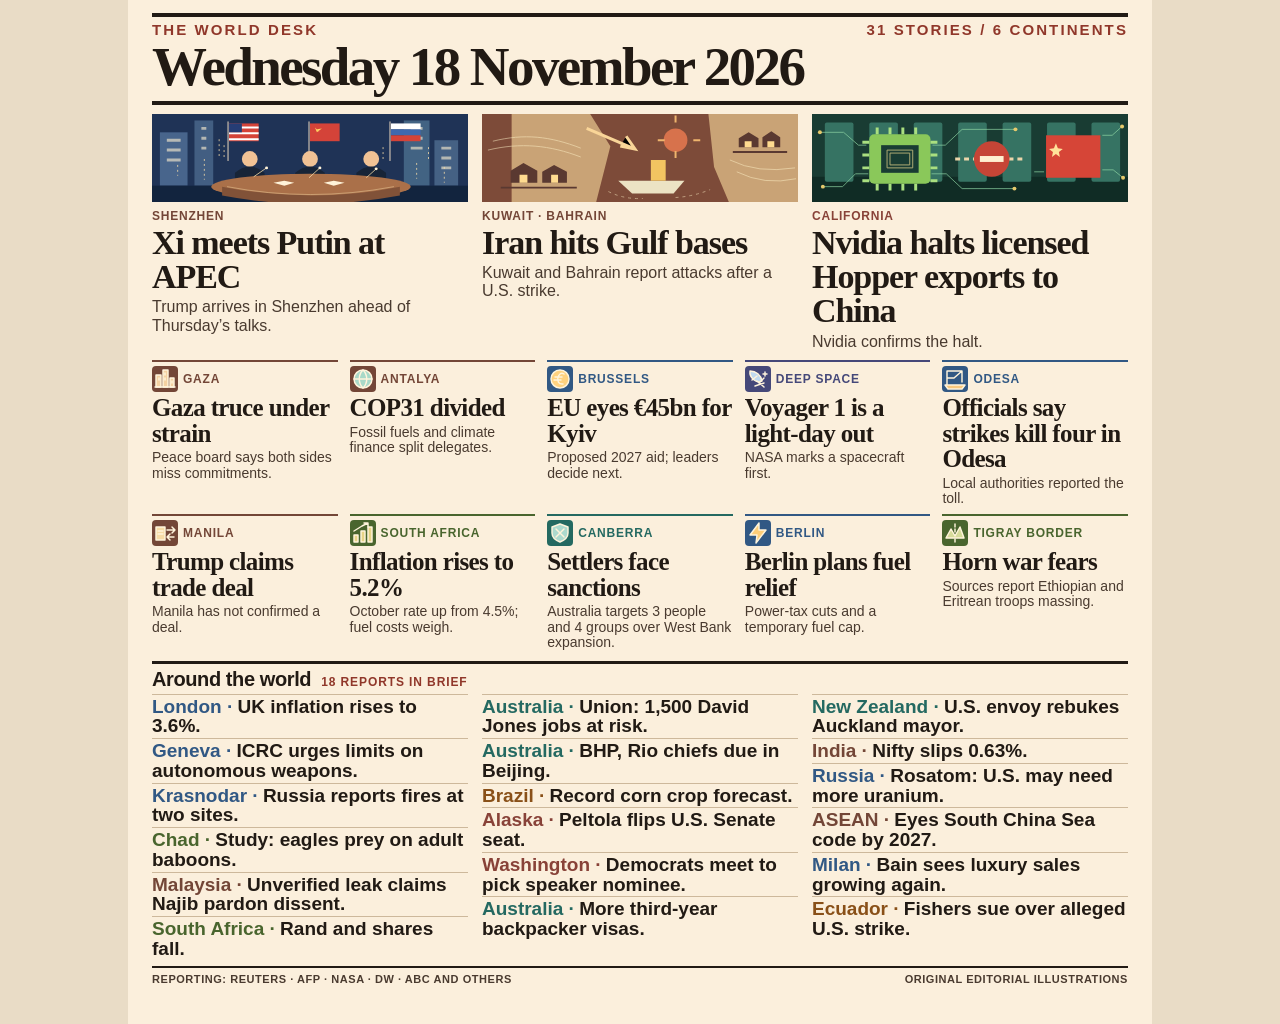
<file: index.html>
<!doctype html>
<html lang="en">
<head>
  <meta charset="utf-8">
  <meta name="viewport" content="width=device-width, initial-scale=1">
  <title>The World Desk | 18 November 2026</title>
  <link rel="stylesheet" href="edition.css">
  <script defer src="stories.js"></script>
  <script defer src="illustrations.js"></script>
  <script defer src="icons.js"></script>
  <script defer src="desk.js"></script>
</head>
<body>
  <header>
    <div class="strap"><span>THE WORLD DESK</span><span class="edition-count"></span></div>
    <h1>Wednesday <time datetime="2026-11-18">18 November 2026</time></h1>
  </header>
  <main>
    <section class="lead" aria-label="Lead stories"></section>
    <section class="mid" aria-label="Regional stories"></section>
    <section class="bottom" aria-labelledby="brief-heading">
      <h2 id="brief-heading">Around the world <span>18 reports in brief</span></h2>
      <ul class="briefs"></ul>
    </section>
  </main>
  <footer><a href="SOURCES.md">Reporting: Reuters · AFP · NASA · DW · ABC and others</a><span>Original editorial illustrations</span></footer>
</body>
</html>
</file>
<file: edition.css>
:root {
  --paper: #fbefdc;
  --ink: #211a14;
  --soft-ink: #493a2f;
  --rule: #cdb89b;
  --red: #90372a;
}
* { box-sizing: border-box; }
html { background: #e9dcc6; }
body {
  width: 1024px;
  min-height: 1024px;
  margin: 0 auto;
  padding: 13px 24px 9px;
  background: var(--paper);
  color: var(--ink);
  font: 16px Arial, sans-serif;
}
h1, h2, p { margin: 0; }
h1, article h2 { font-family: Georgia, 'Times New Roman', serif; }
header { padding: 4px 0 5px; border-block: 4px solid var(--ink); }
.strap, footer { display: flex; justify-content: space-between; gap: 8px; }
.strap { font-size: 15px; font-weight: 800; letter-spacing: .14em; color: var(--red); }
h1 { font-size: 55px; line-height: 1.05; letter-spacing: -.047em; }
.lead, .mid { display: grid; }
.lead { grid-template-columns: repeat(3, minmax(0, 1fr)); gap: 14px; margin-top: 9px; }
.mid { grid-template-columns: repeat(5, minmax(0, 1fr)); gap: 8px 12px; margin-top: 9px; }
article { min-width: 0; }
.scene svg { display: block; width: 100%; height: 88px; }
.meta { display: flex; align-items: center; gap: 5px; color: var(--desk); font-weight: 800; text-transform: uppercase; font-size: 12px; letter-spacing: .065em; }
.lead .meta { margin: 7px 0 3px; }
.lead h2 { font-size: 34px; line-height: 1.01; letter-spacing: -.031em; }
.deck { color: var(--soft-ink); margin-top: 4px; line-height: 1.15; }
.lead .deck { font-size: 16px; }
.mid article { border-top: 2px solid var(--desk); padding-top: 4px; }
.mid .meta { margin-bottom: 3px; }
.icon svg { display: block; width: 26px; height: 26px; }
.mid h2 { font-size: 25px; line-height: 1.02; letter-spacing: -.025em; }
.mid .deck { font-size: 14px; line-height: 1.1; }
.bottom { margin-top: 10px; border-top: 3px solid var(--ink); }
.bottom h2 { display: flex; gap: 10px; align-items: baseline; padding: 4px 0 3px; font-size: 20px; letter-spacing: -.02em; }
.bottom h2 span { font-size: 12px; color: var(--red); letter-spacing: .075em; text-transform: uppercase; }
.briefs { list-style: none; padding: 0; margin: 0; columns: 3; column-gap: 14px; }
.briefs li { break-inside: avoid; border-top: 1px solid var(--rule); font-size: 19px; font-weight: 600; line-height: 1.04; padding: 2px 0; }
.brief-place { color: var(--desk); }
footer { border-top: 2px solid var(--ink); padding-top: 5px; margin-top: 5px; font-size: 11px; font-weight: 700; text-transform: uppercase; letter-spacing: .05em; color: var(--soft-ink); }
footer a { color: inherit; text-decoration: none; }
footer a:hover, footer a:focus-visible { text-decoration: underline; }
@media (max-width: 1023px) {
  body { width: 100%; min-height: 100vh; padding: 14px; }
  h1 { font-size: clamp(32px, 6vw, 55px); }
  .mid { grid-template-columns: repeat(3, minmax(0, 1fr)); }
}
@media (max-width: 600px) {
  .strap { flex-wrap: wrap; font-size: 11px; }
  .lead, .mid { grid-template: auto / minmax(0, 1fr); }
  .briefs { columns: 1; }
  .lead article + article { margin-top: 8px; }
  .lead h2 { font-size: 28px; }
  .mid h2 { font-size: 23px; }
  .mid .deck { font-size: 16px; }
  footer { flex-wrap: wrap; }
}
</file>
